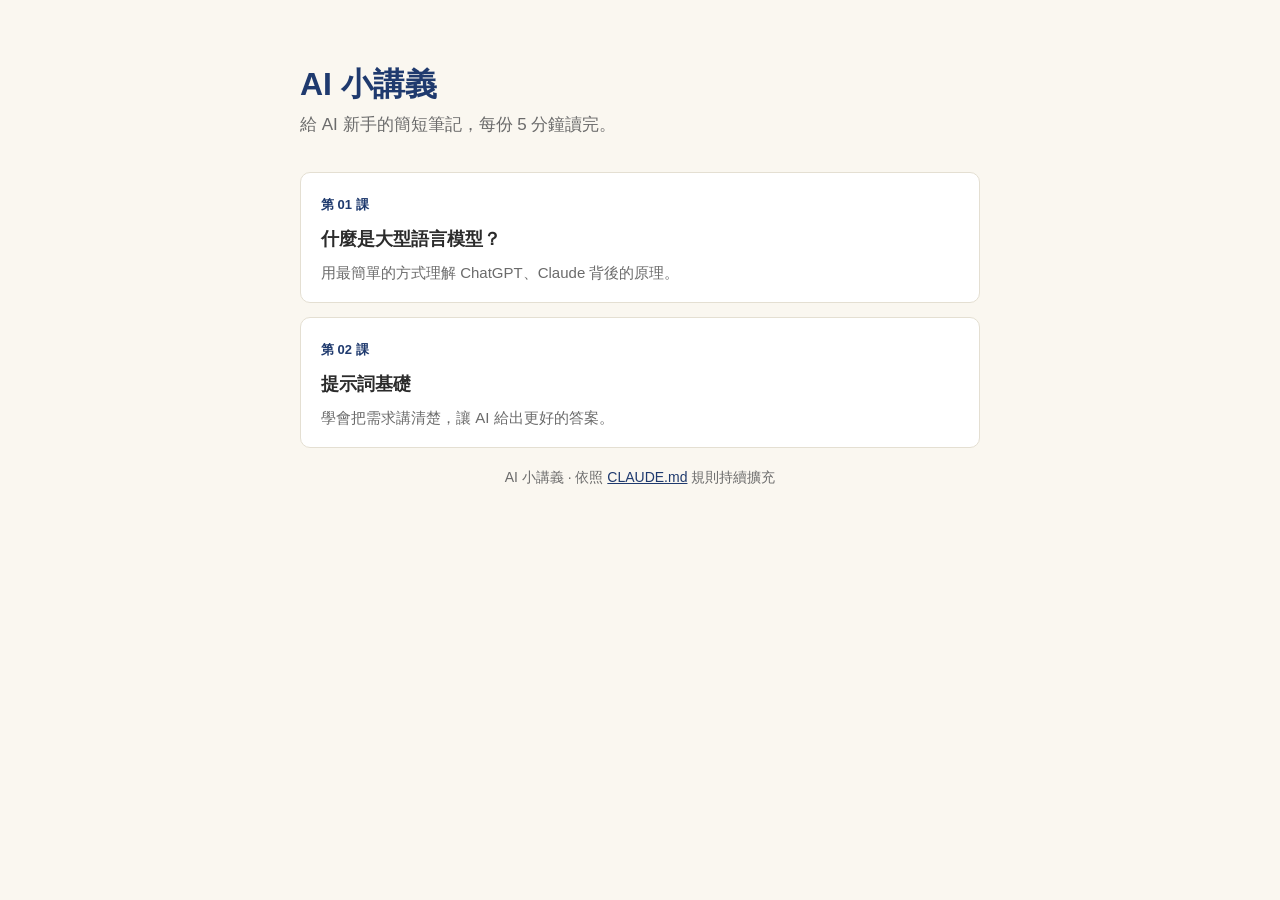
<file: index.html>
<!DOCTYPE html>
<html lang="zh-Hant">
<head>
  <meta charset="UTF-8">
  <meta name="viewport" content="width=device-width, initial-scale=1">
  <title>AI 小講義</title>
  <link rel="stylesheet" href="assets/style.css">
</head>
<body>
  <main>
    <div class="hero">
      <h1>AI 小講義</h1>
      <p>給 AI 新手的簡短筆記，每份 5 分鐘讀完。</p>
    </div>

    <ul class="lesson-list">
      <!-- LESSON-LIST-START -->
      <li class="lesson-card">
        <a href="lessons/01-what-is-llm.html">
          <span class="no">第 01 課</span>
          <h3>什麼是大型語言模型？</h3>
          <p>用最簡單的方式理解 ChatGPT、Claude 背後的原理。</p>
        </a>
      </li>
      <li class="lesson-card">
        <a href="lessons/02-prompt-basics.html">
          <span class="no">第 02 課</span>
          <h3>提示詞基礎</h3>
          <p>學會把需求講清楚，讓 AI 給出更好的答案。</p>
        </a>
      </li>
      <!-- LESSON-LIST-END -->
    </ul>
  </main>
  <footer class="site-footer">
    <p>AI 小講義 · 依照 <a href="CLAUDE.md">CLAUDE.md</a> 規則持續擴充</p>
  </footer>
</body>
</html>
</file>
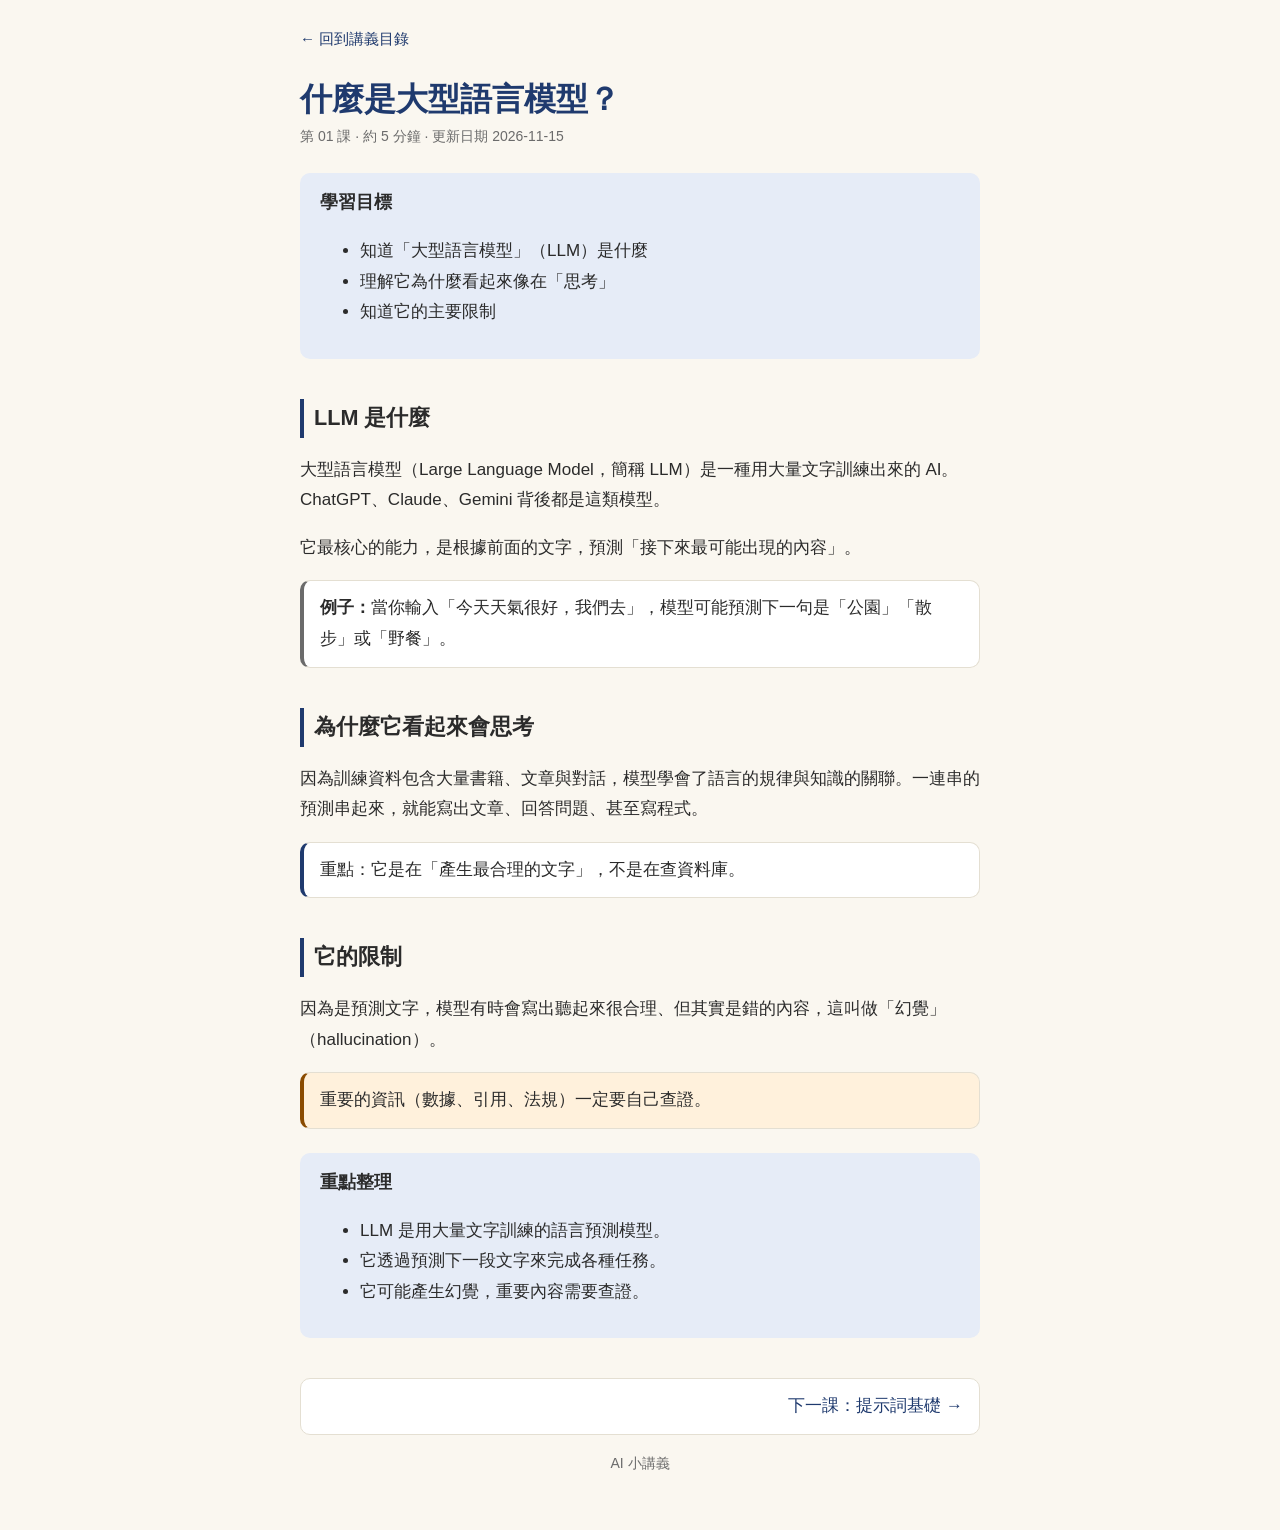
<file: lessons/01-what-is-llm.html>
<!DOCTYPE html>
<html lang="zh-Hant">
<head>
  <meta charset="UTF-8">
  <meta name="viewport" content="width=device-width, initial-scale=1">
  <title>什麼是大型語言模型？ | AI 小講義</title>
  <link rel="stylesheet" href="../assets/style.css">
</head>
<body>
  <header class="site-header">
    <a href="../index.html">← 回到講義目錄</a>
  </header>

  <main>
    <h1>什麼是大型語言模型？</h1>
    <p class="meta">第 01 課 · 約 5 分鐘 · 更新日期 2026-11-15</p>

    <section class="goals">
      <h2>學習目標</h2>
      <ul>
        <li>知道「大型語言模型」（LLM）是什麼</li>
        <li>理解它為什麼看起來像在「思考」</li>
        <li>知道它的主要限制</li>
      </ul>
    </section>

    <section>
      <h2>LLM 是什麼</h2>
      <p>大型語言模型（Large Language Model，簡稱 LLM）是一種用大量文字訓練出來的 AI。ChatGPT、Claude、Gemini 背後都是這類模型。</p>
      <p>它最核心的能力，是根據前面的文字，預測「接下來最可能出現的內容」。</p>
      <div class="example">
        <strong>例子：</strong>當你輸入「今天天氣很好，我們去」，模型可能預測下一句是「公園」「散步」或「野餐」。
      </div>
    </section>

    <section>
      <h2>為什麼它看起來會思考</h2>
      <p>因為訓練資料包含大量書籍、文章與對話，模型學會了語言的規律與知識的關聯。一連串的預測串起來，就能寫出文章、回答問題、甚至寫程式。</p>
      <div class="callout">
        重點：它是在「產生最合理的文字」，不是在查資料庫。
      </div>
    </section>

    <section>
      <h2>它的限制</h2>
      <p>因為是預測文字，模型有時會寫出聽起來很合理、但其實是錯的內容，這叫做「幻覺」（hallucination）。</p>
      <div class="warning">
        重要的資訊（數據、引用、法規）一定要自己查證。
      </div>
    </section>

    <section class="summary">
      <h2>重點整理</h2>
      <ul>
        <li>LLM 是用大量文字訓練的語言預測模型。</li>
        <li>它透過預測下一段文字來完成各種任務。</li>
        <li>它可能產生幻覺，重要內容需要查證。</li>
      </ul>
    </section>

    <nav class="pager">
      <a class="next" href="02-prompt-basics.html">下一課：提示詞基礎 →</a>
    </nav>
  </main>

  <footer class="site-footer">
    <p>AI 小講義</p>
  </footer>
</body>
</html>
</file>
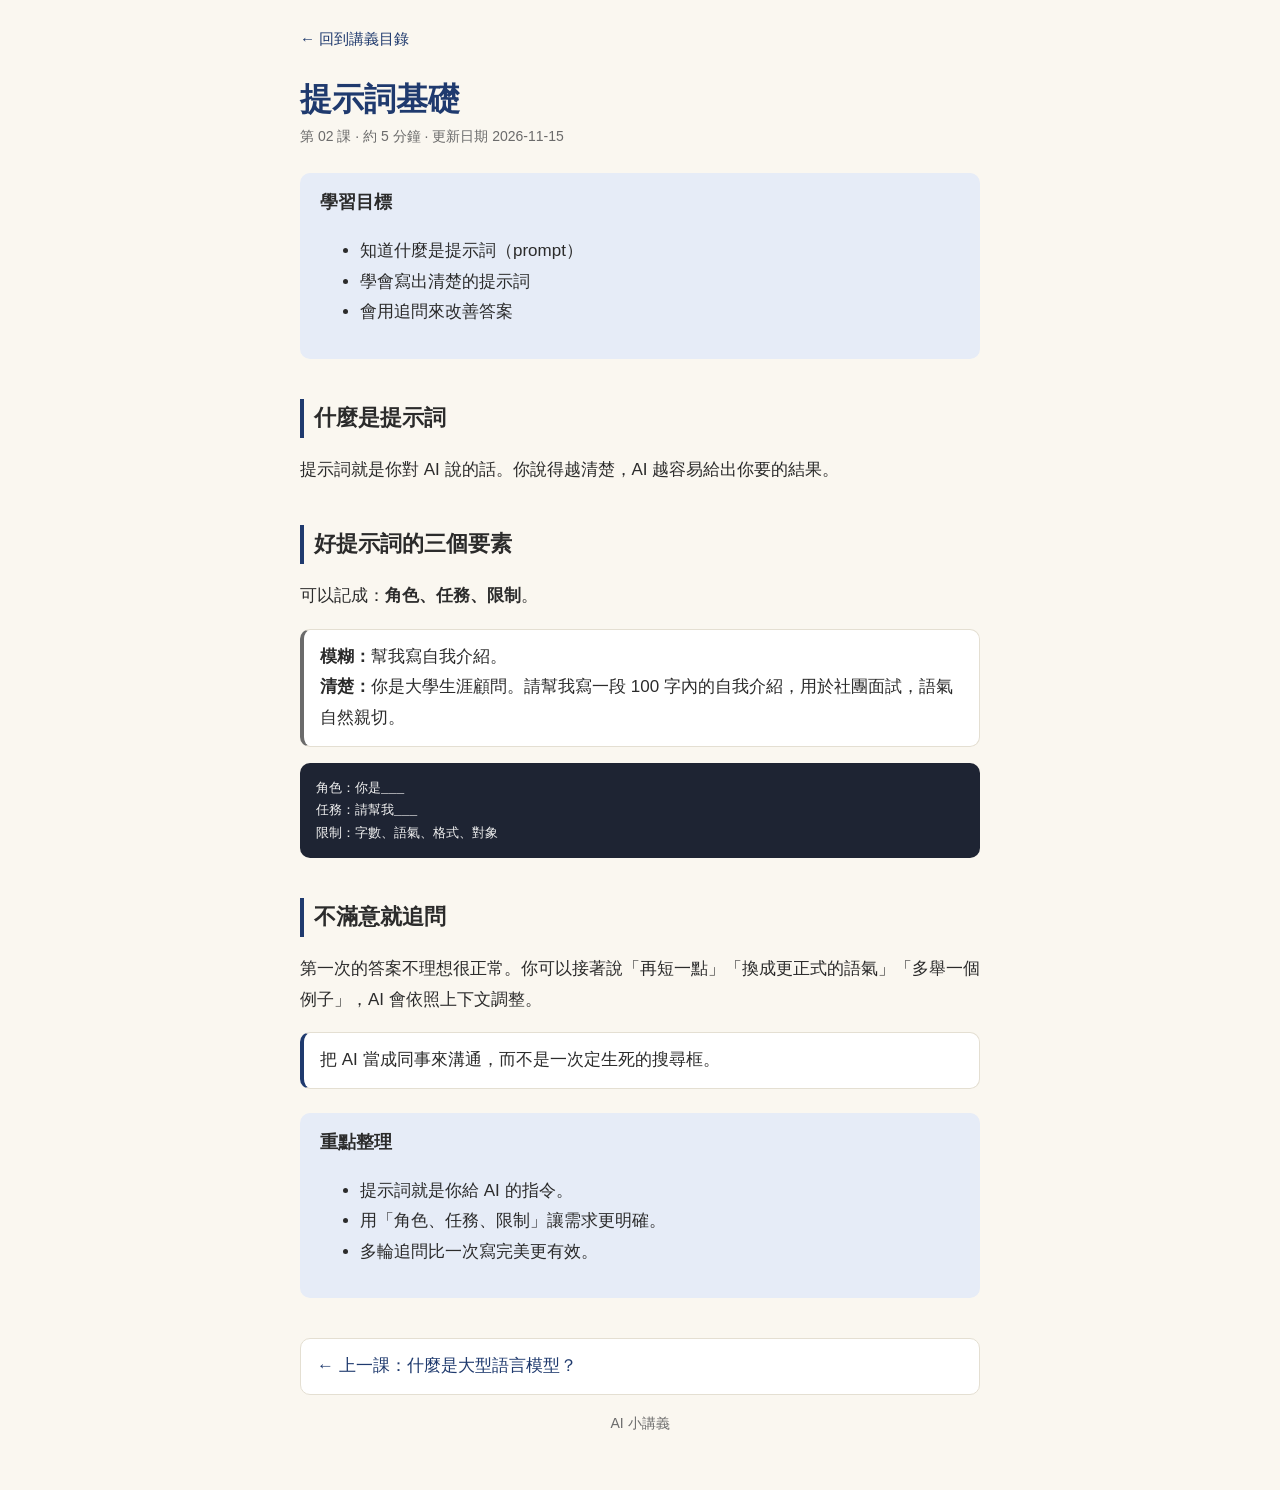
<file: lessons/02-prompt-basics.html>
<!DOCTYPE html>
<html lang="zh-Hant">
<head>
  <meta charset="UTF-8">
  <meta name="viewport" content="width=device-width, initial-scale=1">
  <title>提示詞基礎 | AI 小講義</title>
  <link rel="stylesheet" href="../assets/style.css">
</head>
<body>
  <header class="site-header">
    <a href="../index.html">← 回到講義目錄</a>
  </header>

  <main>
    <h1>提示詞基礎</h1>
    <p class="meta">第 02 課 · 約 5 分鐘 · 更新日期 2026-11-15</p>

    <section class="goals">
      <h2>學習目標</h2>
      <ul>
        <li>知道什麼是提示詞（prompt）</li>
        <li>學會寫出清楚的提示詞</li>
        <li>會用追問來改善答案</li>
      </ul>
    </section>

    <section>
      <h2>什麼是提示詞</h2>
      <p>提示詞就是你對 AI 說的話。你說得越清楚，AI 越容易給出你要的結果。</p>
    </section>

    <section>
      <h2>好提示詞的三個要素</h2>
      <p>可以記成：<strong>角色、任務、限制</strong>。</p>
      <div class="example">
        <strong>模糊：</strong>幫我寫自我介紹。<br>
        <strong>清楚：</strong>你是大學生涯顧問。請幫我寫一段 100 字內的自我介紹，用於社團面試，語氣自然親切。
      </div>
      <pre><code>角色：你是___
任務：請幫我___
限制：字數、語氣、格式、對象</code></pre>
    </section>

    <section>
      <h2>不滿意就追問</h2>
      <p>第一次的答案不理想很正常。你可以接著說「再短一點」「換成更正式的語氣」「多舉一個例子」，AI 會依照上下文調整。</p>
      <div class="callout">
        把 AI 當成同事來溝通，而不是一次定生死的搜尋框。
      </div>
    </section>

    <section class="summary">
      <h2>重點整理</h2>
      <ul>
        <li>提示詞就是你給 AI 的指令。</li>
        <li>用「角色、任務、限制」讓需求更明確。</li>
        <li>多輪追問比一次寫完美更有效。</li>
      </ul>
    </section>

    <nav class="pager">
      <a class="prev" href="01-what-is-llm.html">← 上一課：什麼是大型語言模型？</a>
    </nav>
  </main>

  <footer class="site-footer">
    <p>AI 小講義</p>
  </footer>
</body>
</html>
</file>
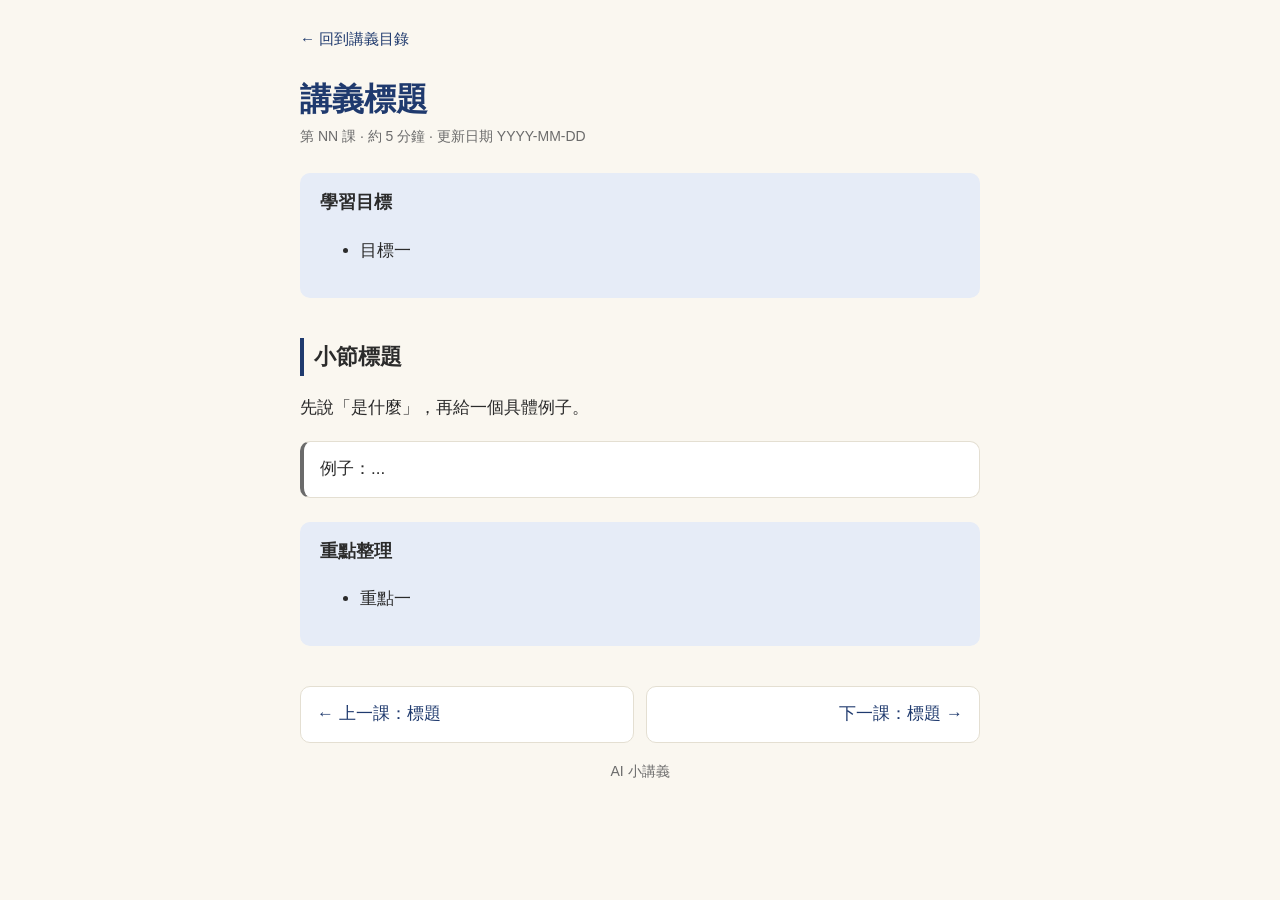
<file: templates/lesson-template.html>
<!DOCTYPE html>
<html lang="zh-Hant">
<head>
  <meta charset="UTF-8">
  <meta name="viewport" content="width=device-width, initial-scale=1">
  <!-- TODO: 填入講義標題 -->
  <title>講義標題 | AI 小講義</title>
  <link rel="stylesheet" href="../assets/style.css">
</head>
<body>
  <header class="site-header">
    <a href="../index.html">← 回到講義目錄</a>
  </header>

  <main>
    <!-- TODO: 標題 -->
    <h1>講義標題</h1>
    <!-- TODO: 單元編號、閱讀時間、更新日期（YYYY-MM-DD） -->
    <p class="meta">第 NN 課 · 約 5 分鐘 · 更新日期 YYYY-MM-DD</p>

    <section class="goals">
      <h2>學習目標</h2>
      <ul>
        <!-- TODO: 3 點以內 -->
        <li>目標一</li>
      </ul>
    </section>

    <!-- TODO: 正文，每節一個 <section>，以 <h2> 開頭 -->
    <section>
      <h2>小節標題</h2>
      <p>先說「是什麼」，再給一個具體例子。</p>
      <div class="example">例子：...</div>
    </section>

    <section class="summary">
      <h2>重點整理</h2>
      <ul>
        <!-- TODO: 3–5 點 -->
        <li>重點一</li>
      </ul>
    </section>

    <!-- TODO: 上一課／下一課；沒有就刪除該連結 -->
    <nav class="pager">
      <a class="prev" href="PREV.html">← 上一課：標題</a>
      <a class="next" href="NEXT.html">下一課：標題 →</a>
    </nav>
  </main>

  <footer class="site-footer">
    <p>AI 小講義</p>
  </footer>
</body>
</html>
</file>
<file: assets/style.css>
:root {
  --bg: #faf7f0;
  --surface: #ffffff;
  --text: #2b2b2b;
  --muted: #6b6b6b;
  --accent: #1f3a6e;
  --accent-soft: #e6ecf7;
  --warn: #8a4b00;
  --warn-soft: #fff1dc;
  --border: #e4dfd2;
  --radius: 10px;
  --font: -apple-system, BlinkMacSystemFont, "Noto Sans TC", "PingFang TC", "Microsoft JhengHei", sans-serif;
  --mono: ui-monospace, SFMono-Regular, Menlo, Consolas, monospace;
}

* { box-sizing: border-box; }

body {
  margin: 0;
  background: var(--bg);
  color: var(--text);
  font-family: var(--font);
  line-height: 1.8;
  font-size: 17px;
}

main, .site-header, .site-footer {
  max-width: 720px;
  margin: 0 auto;
  padding: 0 20px;
}

.site-header { padding-top: 24px; }
.site-header a { color: var(--accent); text-decoration: none; font-size: 15px; }
.site-header a:hover { text-decoration: underline; }

h1 { font-size: 2rem; margin: 24px 0 4px; color: var(--accent); line-height: 1.3; }
h2 { font-size: 1.35rem; margin: 40px 0 8px; border-left: 4px solid var(--accent); padding-left: 10px; }
.meta { color: var(--muted); font-size: 14px; margin: 0 0 24px; }

a { color: var(--accent); }

section { margin-bottom: 24px; }

.goals, .summary {
  background: var(--accent-soft);
  border-radius: var(--radius);
  padding: 14px 20px;
}
.goals h2, .summary h2 { margin-top: 0; border: none; padding: 0; font-size: 1.1rem; }

.callout, .example, .warning {
  border-radius: var(--radius);
  padding: 12px 16px;
  margin: 16px 0;
  background: var(--surface);
  border: 1px solid var(--border);
}
.callout { border-left: 4px solid var(--accent); }
.example { border-left: 4px solid var(--muted); }
.warning { border-left: 4px solid var(--warn); background: var(--warn-soft); }

pre {
  background: #1e2433;
  color: #f1f1f1;
  padding: 14px 16px;
  border-radius: var(--radius);
  overflow-x: auto;
  font-family: var(--mono);
  font-size: 14px;
  line-height: 1.6;
}
code { font-family: var(--mono); background: var(--accent-soft); padding: 1px 5px; border-radius: 4px; font-size: 0.92em; }
pre code { background: none; padding: 0; }

.pager {
  display: flex;
  justify-content: space-between;
  gap: 12px;
  margin: 40px 0 16px;
}
.pager a {
  flex: 1;
  padding: 12px 16px;
  border: 1px solid var(--border);
  border-radius: var(--radius);
  background: var(--surface);
  text-decoration: none;
}
.pager a:hover { border-color: var(--accent); }
.pager .next { text-align: right; }

.site-footer { color: var(--muted); font-size: 14px; padding-bottom: 40px; text-align: center; }

/* 首頁 */
.hero { padding: 40px 0 8px; }
.hero p { color: var(--muted); margin: 0; }
.lesson-list { display: grid; gap: 14px; margin-top: 24px; padding: 0; list-style: none; }
.lesson-card a {
  display: block;
  padding: 16px 20px;
  background: var(--surface);
  border: 1px solid var(--border);
  border-radius: var(--radius);
  text-decoration: none;
  color: var(--text);
}
.lesson-card a:hover { border-color: var(--accent); }
.lesson-card .no { color: var(--accent); font-size: 13px; font-weight: 600; }
.lesson-card h3 { margin: 2px 0 4px; font-size: 1.15rem; }
.lesson-card p { margin: 0; color: var(--muted); font-size: 15px; }

@media (max-width: 480px) {
  body { font-size: 16px; }
  h1 { font-size: 1.6rem; }
  .pager { flex-direction: column; }
}
</file>
